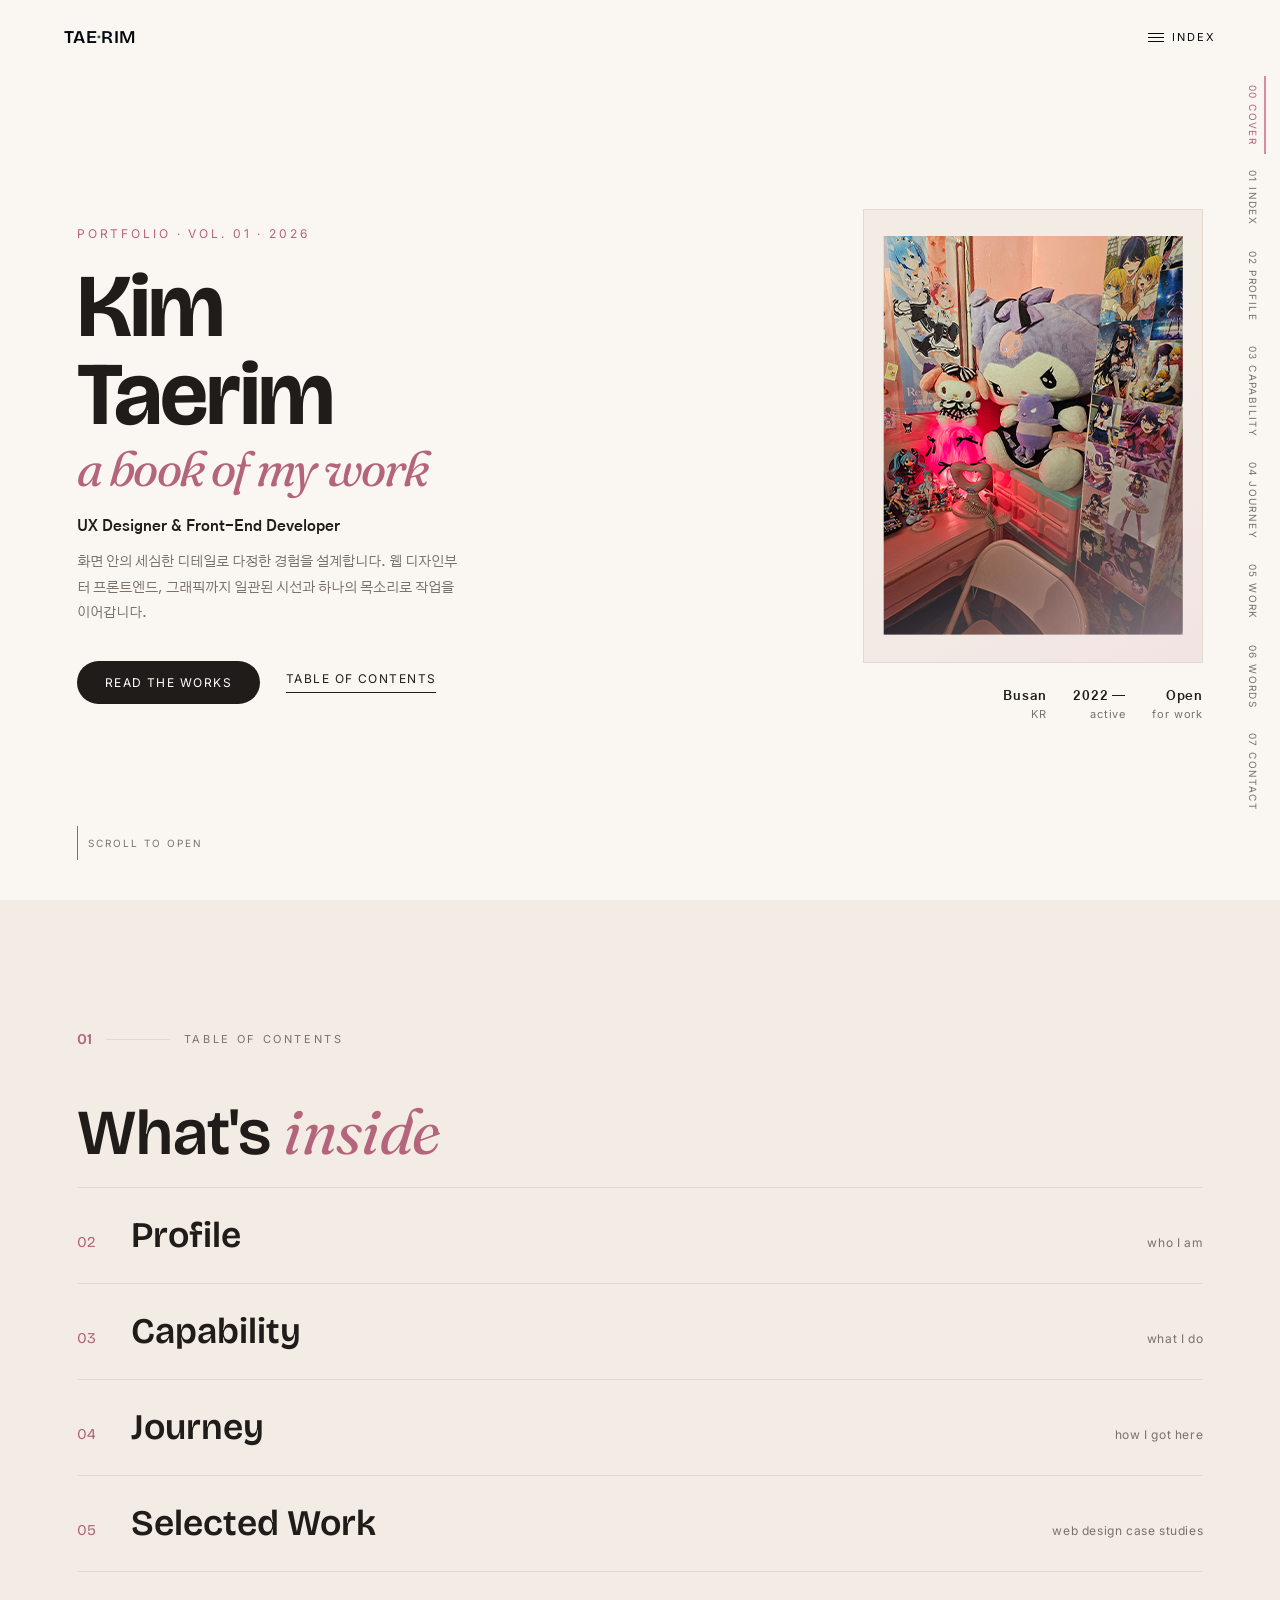
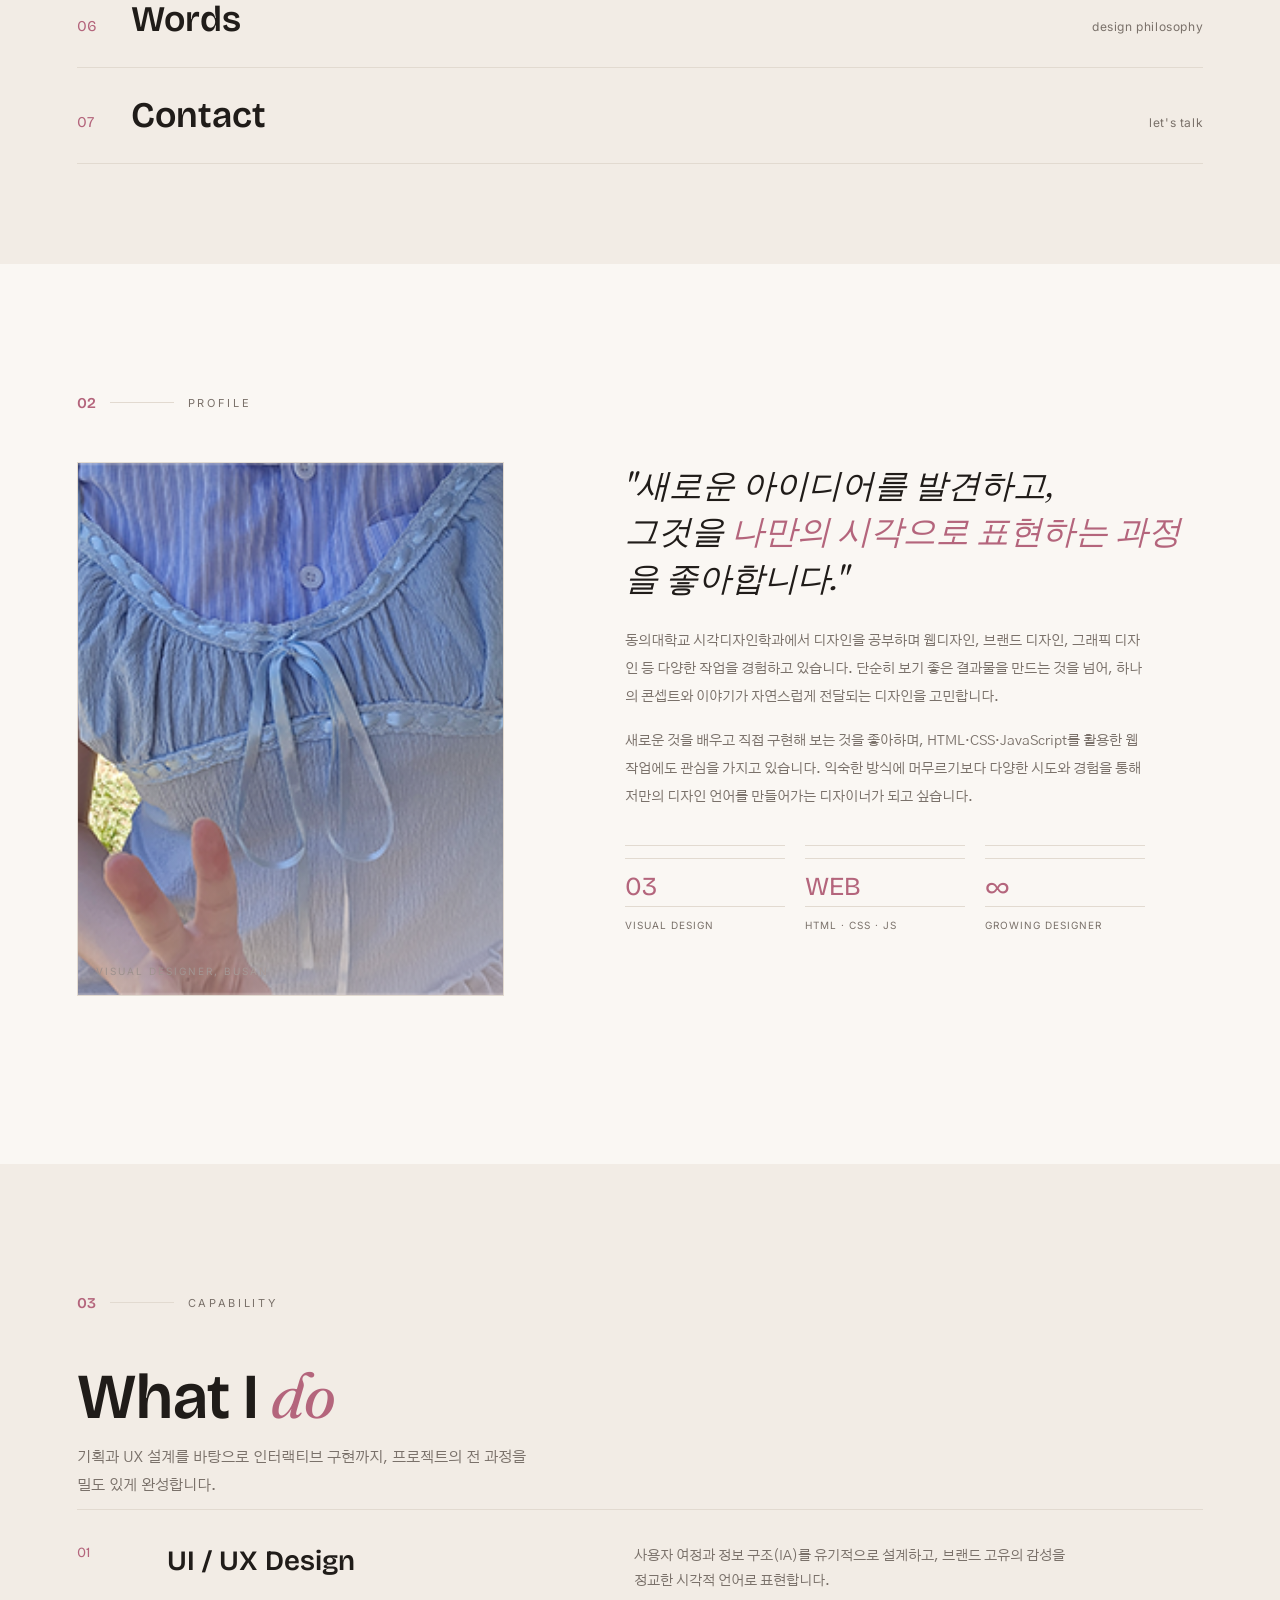
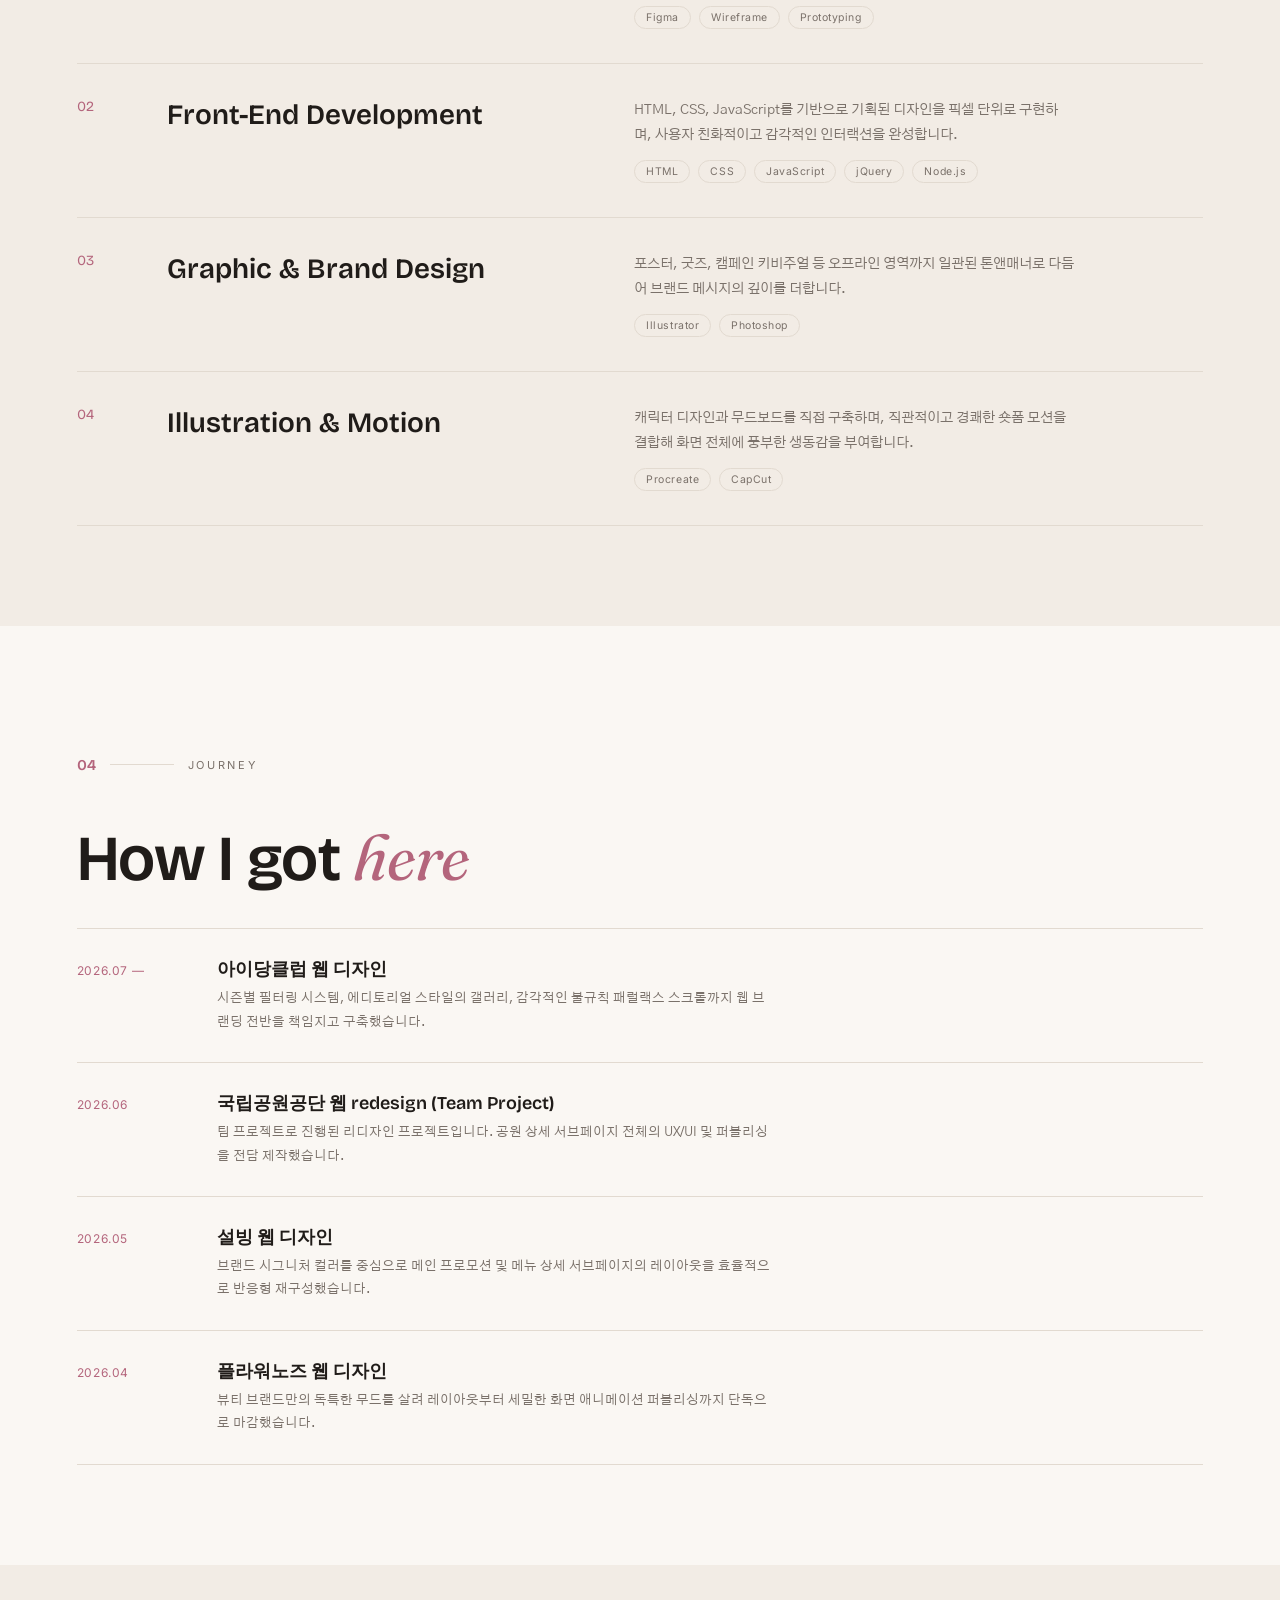
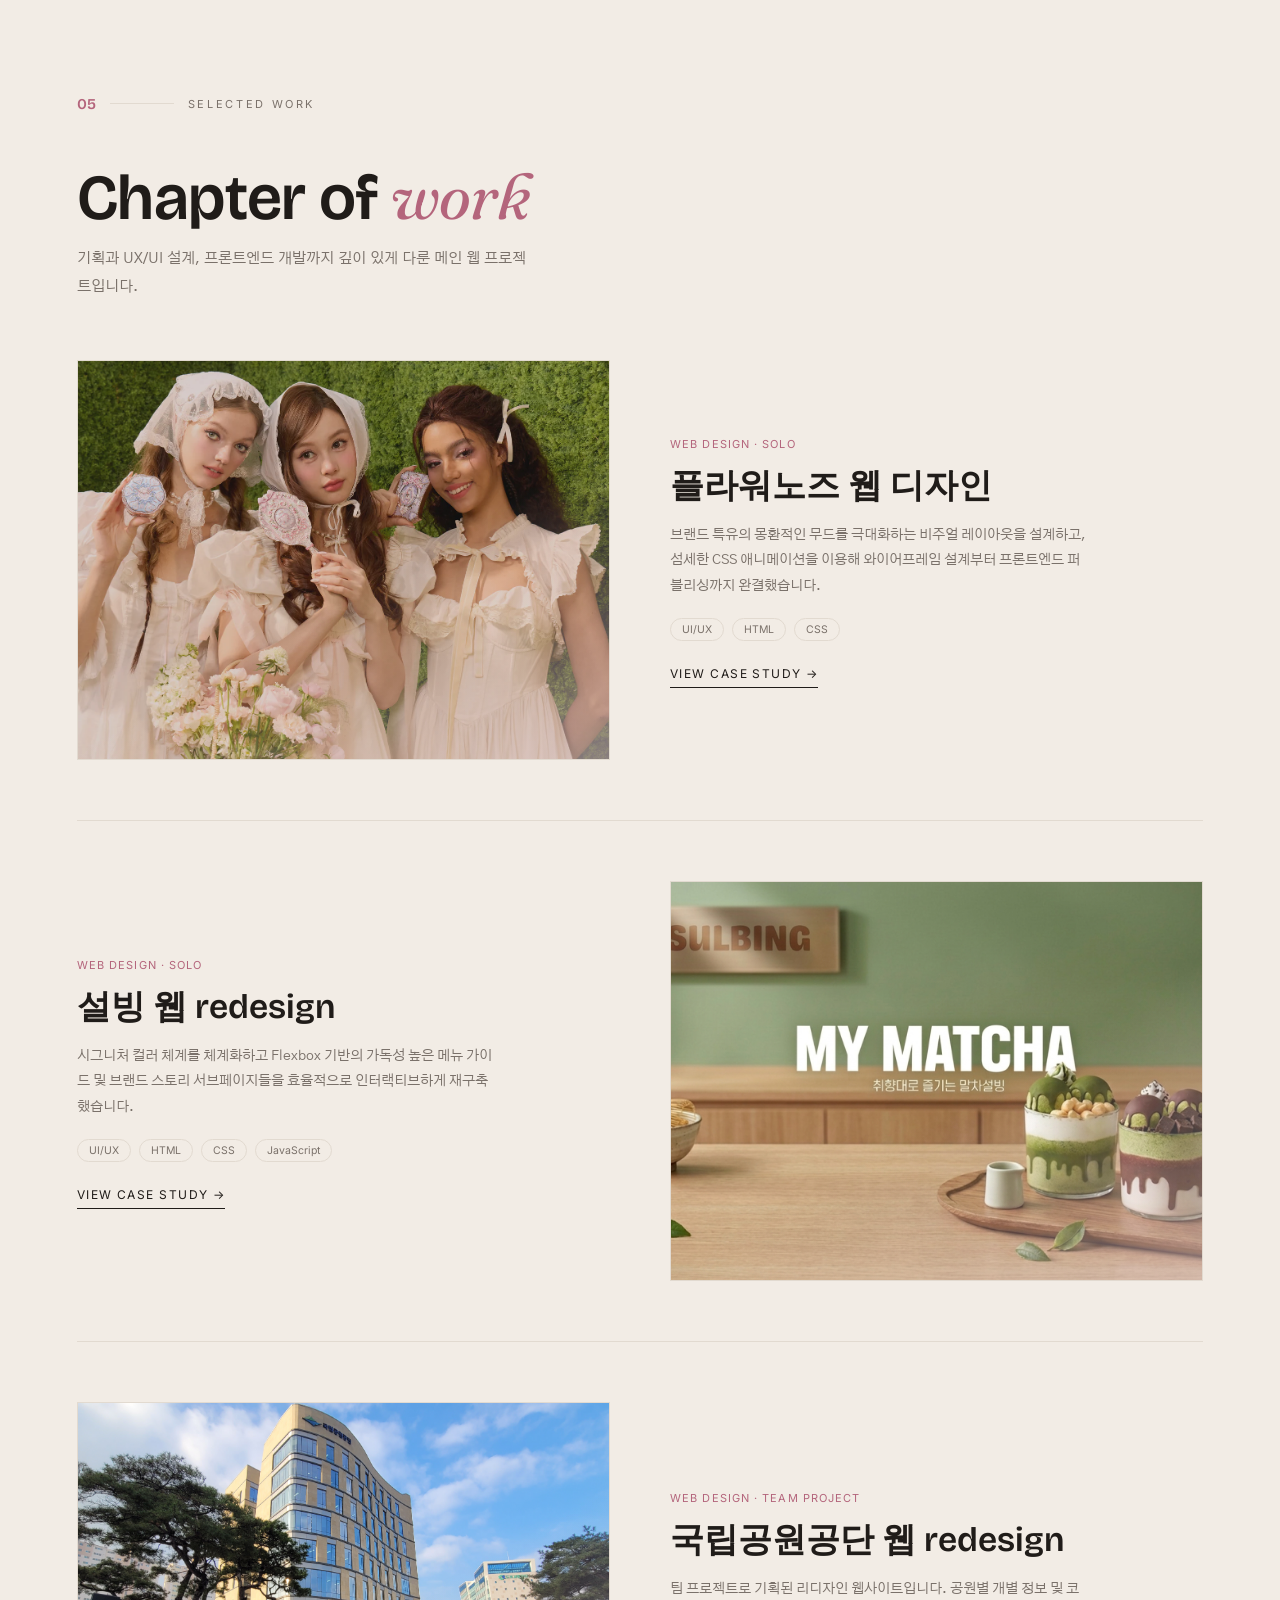
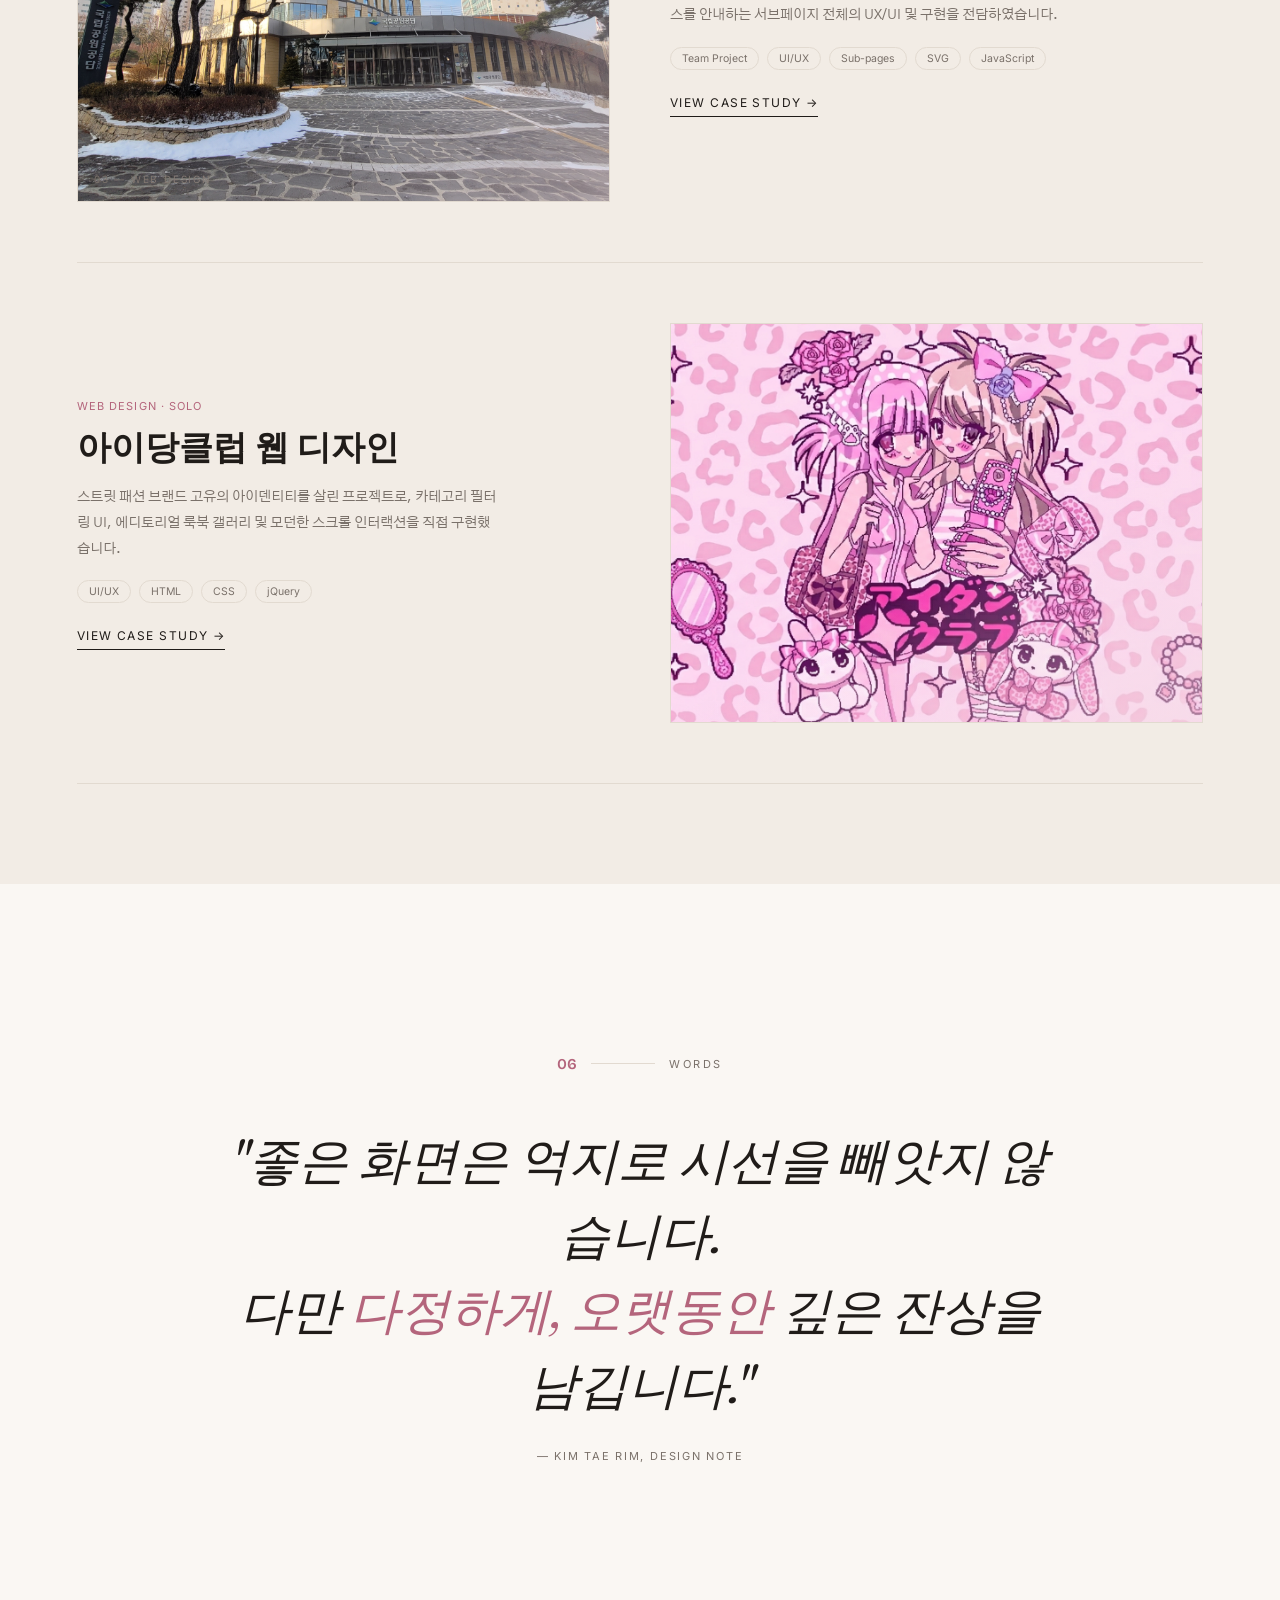
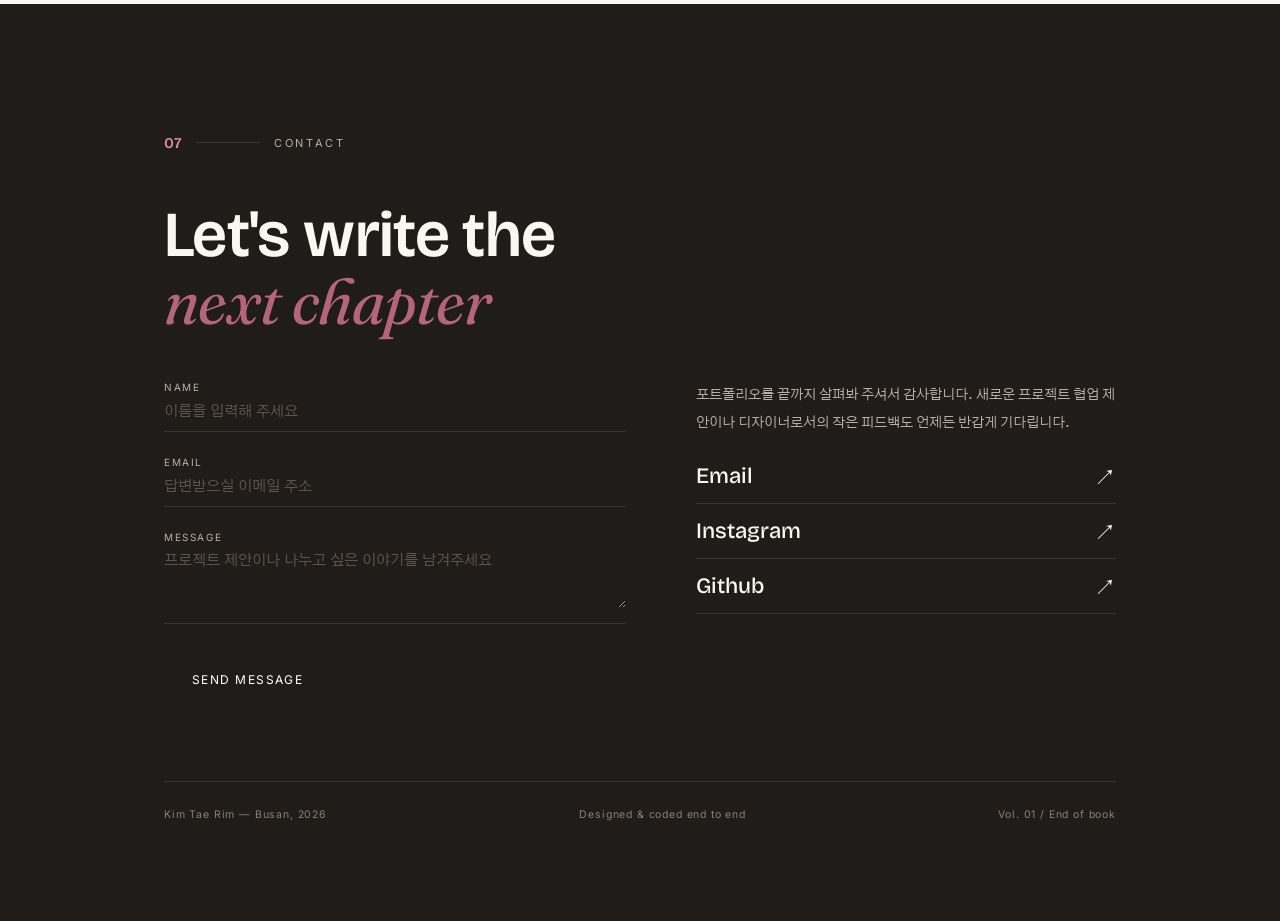
<file: index.html>
<!DOCTYPE html>
<html lang="ko">
<head>
<meta charset="UTF-8">
<meta name="viewport" content="width=device-width, initial-scale=1.0">
<title>Kim Tae Rim — Portfolio</title>
<link rel="preconnect" href="https://fonts.googleapis.com">
<link rel="preconnect" href="https://fonts.gstatic.com" crossorigin>
<link href="https://fonts.googleapis.com/css2?family=Bricolage+Grotesque:opsz,wght@12..96,400;12..96,500;12..96,600;12..96,700&family=Fraunces:ital,wght@0,400;0,500;1,400;1,500&family=Gothic+A1:wght@400;500;700;800&family=Inter:wght@300;400;500;600&display=swap" rel="stylesheet">
<link rel="stylesheet" href="css/style.css">
</head>
<body>

<header>
  <div class="mark">TAE<span>·</span>RIM</div>
  <div class="menu-toggle"><span class="bars"><span></span><span></span><span></span></span>Index</div>
</header>

<ul id="rail">
  <li class="on"><a href="#cover">00 Cover</a></li>
  <li><a href="#toc">01 Index</a></li>
  <li><a href="#profile">02 Profile</a></li>
  <li><a href="#capabilities">03 Capability</a></li>
  <li><a href="#journey">04 Journey</a></li>
  <li><a href="#works">05 Work</a></li>
  <li><a href="#words">06 Words</a></li>
  <li><a href="#contact">07 Contact</a></li>
</ul>

<!-- COVER -->
<section id="cover">
  <div class="inner cover-grid">
    <div class="cover-left">
      <span class="kicker">Portfolio · Vol. 01 · 2026</span>
      <h1>Kim<br>Taerim<em>a book of my work</em></h1>
      <p class="role">UX Designer &amp; Front-End Developer</p>
      <p class="desc">화면 안의 세심한 디테일로 다정한 경험을 설계합니다. 웹 디자인부터 프론트엔드, 그래픽까지 일관된 시선과 하나의 목소리로 작업을 이어갑니다.</p>
      <div class="cover-cta">
        <a class="btn solid" href="#works">Read the works</a>
        <a class="btn" href="#toc">Table of contents</a>
      </div>
    </div>
    <div class="spine"></div>
    <div class="cover-right">
      <div class="frame"><img src="./img/my.png" alt="Taerim"></div>
      <div class="cover-meta">
        <div><b>Busan</b>KR</div>
        <div><b>2022 —</b>active</div>
        <div><b>Open</b>for work</div>
      </div>
    </div>
  </div>
  <div class="scroll-cue"><div class="ln"></div>scroll to open</div>
</section>

<!-- TOC -->
<section id="toc">
  <div class="inner">
    <div class="chapter-label"><span class="num">01</span><span class="ln"></span><span class="txt">Table of Contents</span></div>
    <h2 class="big reveal">What's <em>inside</em></h2>
    <div class="toc-list">
      <div class="toc-row reveal" onclick="document.getElementById('profile').scrollIntoView()"><span class="tn">02</span><span class="tt">Profile</span><span class="ts">who I am</span></div>
      <div class="toc-row reveal" onclick="document.getElementById('capabilities').scrollIntoView()"><span class="tn">03</span><span class="tt">Capability</span><span class="ts">what I do</span></div>
      <div class="toc-row reveal" onclick="document.getElementById('journey').scrollIntoView()"><span class="tn">04</span><span class="tt">Journey</span><span class="ts">how I got here</span></div>
      <div class="toc-row reveal" onclick="document.getElementById('works').scrollIntoView()"><span class="tn">05</span><span class="tt">Selected Work</span><span class="ts">web design case studies</span></div>
      <div class="toc-row reveal" onclick="document.getElementById('words').scrollIntoView()"><span class="tn">06</span><span class="tt">Words</span><span class="ts">design philosophy</span></div>
      <div class="toc-row reveal" onclick="document.getElementById('contact').scrollIntoView()"><span class="tn">07</span><span class="tt">Contact</span><span class="ts">let's talk</span></div>
    </div>
  </div>
</section>

<!-- PROFILE -->
<section id="profile">
  <div class="inner">
    <div class="chapter-label"><span class="num">02</span><span class="ln"></span><span class="txt">Profile</span></div>
    <div class="profile-spread">
      <div class="profile-photo reveal-left">
        <img src="./img/profile.png" alt="Tae Rim Profile" style="width:100%; height:100%; object-fit:cover; display:block;">
        <span>Visual Designer, Busan</span>
      </div>
      <div class="spine"></div>
      <div class="profile-text">
        <p class="pull reveal">"새로운 아이디어를 발견하고,<br>그것을 <span>나만의 시각으로 표현하는 과정</span>을 좋아합니다."</p>
        
        <p class="body reveal">
          동의대학교 시각디자인학과에서 디자인을 공부하며 웹디자인, 브랜드 디자인, 그래픽 디자인 등 다양한 작업을 경험하고 있습니다. 단순히 보기 좋은 결과물을 만드는 것을 넘어, 하나의 콘셉트와 이야기가 자연스럽게 전달되는 디자인을 고민합니다.
        </p>
        
        <p class="body reveal">
          새로운 것을 배우고 직접 구현해 보는 것을 좋아하며, HTML·CSS·JavaScript를 활용한 웹 작업에도 관심을 가지고 있습니다. 익숙한 방식에 머무르기보다 다양한 시도와 경험을 통해 저만의 디자인 언어를 만들어가는 디자이너가 되고 싶습니다.
        </p>

        <div class="info-grid reveal">
          <div><div class="n">03</div><div class="l">Visual Design</div></div>
          <div><div class="n">WEB</div><div class="l">HTML · CSS · JS</div></div>
          <div><div class="n">∞</div><div class="l">Growing Designer</div></div>
        </div>
      </div>
    </div>
  </div>
</section>

<!-- CAPABILITIES -->
<section id="capabilities">
  <div class="inner">
    <div class="chapter-label"><span class="num">03</span><span class="ln"></span><span class="txt">Capability</span></div>
    <h2 class="big reveal">What I <em>do</em></h2>
    <p class="lede reveal" style="margin-top:14px;">기획과 UX 설계를 바탕으로 인터랙티브 구현까지, 프로젝트의 전 과정을 밀도 있게 완성합니다.</p>
    <div class="cap-list">
      <div class="cap-row reveal">
        <span class="cn">01</span>
        <h4>UI / UX Design</h4>
        <div><p>사용자 여정과 정보 구조(IA)를 유기적으로 설계하고, 브랜드 고유의 감성을 정교한 시각적 언어로 표현합니다.</p>
        <div class="tools"><span>Figma</span><span>Wireframe</span><span>Prototyping</span></div></div>
      </div>
      <div class="cap-row reveal">
        <span class="cn">02</span>
        <h4>Front-End Development</h4>
        <div><p>HTML, CSS, JavaScript를 기반으로 기획된 디자인을 픽셀 단위로 구현하며, 사용자 친화적이고 감각적인 인터랙션을 완성합니다.</p>
        <div class="tools"><span>HTML</span><span>CSS</span><span>JavaScript</span><span>jQuery</span><span>Node.js</span></div></div>
      </div>
      <div class="cap-row reveal">
        <span class="cn">03</span>
        <h4>Graphic &amp; Brand Design</h4>
        <div><p>포스터, 굿즈, 캠페인 키비주얼 등 오프라인 영역까지 일관된 톤앤매너로 다듬어 브랜드 메시지의 깊이를 더합니다.</p>
        <div class="tools"><span>Illustrator</span><span>Photoshop</span></div></div>
      </div>
      <div class="cap-row reveal">
        <span class="cn">04</span>
        <h4>Illustration &amp; Motion</h4>
        <div><p>캐릭터 디자인과 무드보드를 직접 구축하며, 직관적이고 경쾌한 숏폼 모션을 결합해 화면 전체에 풍부한 생동감을 부여합니다.</p>
        <div class="tools"><span>Procreate</span><span>CapCut</span></div></div>
      </div>
    </div>
  </div>
</section>

<!-- JOURNEY -->
<section id="journey">
  <div class="inner">
    <div class="chapter-label"><span class="num">04</span><span class="ln"></span><span class="txt">Journey</span></div>
    <h2 class="big reveal">How I got <em>here</em></h2>
    <div class="journey-list" style="margin-top:36px;">
      <div class="j-row reveal">
        <span class="jy">2026.07 —</span>
        <div><h5>아이당클럽 웹 디자인</h5><p>시즌별 필터링 시스템, 에디토리얼 스타일의 갤러리, 감각적인 불규칙 패럴랙스 스크롤까지 웹 브랜딩 전반을 책임지고 구축했습니다.</p></div>
      </div>
      <div class="j-row reveal">
        <span class="jy">2026.06</span>
        <div><h5>국립공원공단 웹 redesign (Team Project)</h5><p>팀 프로젝트로 진행된 리디자인 프로젝트입니다. 공원 상세 서브페이지 전체의 UX/UI 및 퍼블리싱을 전담 제작했습니다.</p></div>
      </div>
      <div class="j-row reveal">
        <span class="jy">2026.05</span>
        <div><h5>설빙 웹 디자인</h5><p>브랜드 시그니처 컬러를 중심으로 메인 프로모션 및 메뉴 상세 서브페이지의 레이아웃을 효율적으로 반응형 재구성했습니다.</p></div>
      </div>
      <div class="j-row reveal">
        <span class="jy">2026.04</span>
        <div><h5>플라워노즈 웹 디자인</h5><p>뷰티 브랜드만의 독특한 무드를 살려 레이아웃부터 세밀한 화면 애니메이션 퍼블리싱까지 단독으로 마감했습니다.</p></div>
      </div>
    </div>
  </div>
</section>

<!-- WORKS -->
<section id="works">
  <div class="inner">
    <div class="chapter-label"><span class="num">05</span><span class="ln"></span><span class="txt">Selected Work</span></div>
    <h2 class="big reveal">Chapter of <em>work</em></h2>
    <p class="lede reveal" style="margin-top:14px;">기획과 UX/UI 설계, 프론트엔드 개발까지 깊이 있게 다룬 메인 웹 프로젝트입니다.</p>

    <!-- 플라워노즈 -->
    <div class="work-spread reveal" data-cat="web">
      <div class="w-visual">
        <a href="https://taerimk3955-blip.github.io/flower/" target="_blank" rel="noopener noreferrer">
          <img src="./img/flower.png" alt="플라워노즈 웹 디자인" style="width:100%;height:100%;object-fit:cover;display:block;">
        </a>
        <div class="fold"></div>
      </div>
      <div class="w-text">
        <span class="wy">Web Design · Solo</span>
        <h3>플라워노즈 웹 디자인</h3>
        <p>브랜드 특유의 몽환적인 무드를 극대화하는 비주얼 레이아웃을 설계하고, 섬세한 CSS 애니메이션을 이용해 와이어프레임 설계부터 프론트엔드 퍼블리싱까지 완결했습니다.</p>
        <div class="tagrow"><span>UI/UX</span><span>HTML</span><span>CSS</span></div>
        <a class="btn" href="https://taerimk3955-blip.github.io/flower/" target="_blank" rel="noopener noreferrer">View case study →</a>
      </div>
    </div>

    <!-- 설빙 -->
    <div class="work-spread rev reveal" data-cat="web">
      <div class="w-visual">
        <a href="https://taerimk3955-blip.github.io/sulbing/" target="_blank" rel="noopener noreferrer">
          <img src="./img/sulbing.png" alt="설빙 웹 디자인" style="width:100%;height:100%;object-fit:cover;display:block;">
        </a>
        <div class="fold"></div>
      </div>
      <div class="w-text">
        <span class="wy">Web Design · Solo</span>
        <h3>설빙 웹 redesign</h3>
        <p>시그니처 컬러 체계를 체계화하고 Flexbox 기반의 가독성 높은 메뉴 가이드 및 브랜드 스토리 서브페이지들을 효율적으로 인터랙티브하게 재구축했습니다.</p>
        <div class="tagrow"><span>UI/UX</span><span>HTML</span><span>CSS</span><span>JavaScript</span></div>
        <a class="btn" href="https://taerimk3955-blip.github.io/sulbing/" target="_blank" rel="noopener noreferrer">View case study →</a>
      </div>
    </div>

    <!-- 국립공원공단 -->
    <div class="work-spread reveal" data-cat="web">
      <div class="w-visual">
        <a href="https://taerimk3955-blip.github.io/kn/" target="_blank" rel="noopener noreferrer">
          <img src="./img/park.jpg" alt="국립공원공단 웹 디자인" style="width:100%;height:100%;object-fit:cover;display:block;">
        </a>
        <div class="fold"></div><span>03 — Web Design</span></div>
      <div class="w-text">
        <span class="wy">Web Design · Team Project</span>
        <h3>국립공원공단 웹 redesign</h3>
        <p>팀 프로젝트로 기획된 리디자인 웹사이트입니다. 공원별 개별 정보 및 코스를 안내하는 서브페이지 전체의 UX/UI 및 구현을 전담하였습니다.</p>
        <div class="tagrow"><span>Team Project</span><span>UI/UX</span><span>Sub-pages</span><span>SVG</span><span>JavaScript</span></div>
        <a class="btn" href="https://taerimk3955-blip.github.io/kn/" target="_blank" rel="noopener noreferrer">View case study →</a>
      </div>
    </div>

    <!-- 아이당클럽 -->
    <div class="work-spread rev reveal" data-cat="web">
      <div class="w-visual">
        <a href="https://taerimk3955-blip.github.io/idangclub/" target="_blank" rel="noopener noreferrer">
          <img src="./img/idang.png" alt="아이당클럽 웹 디자인" style="width:100%;height:100%;object-fit:cover;display:block;">
        </a>
        <div class="fold"></div>
      </div>
      <div class="w-text">
        <span class="wy">Web Design · Solo</span>
        <h3>아이당클럽 웹 디자인</h3>
        <p>스트릿 패션 브랜드 고유의 아이덴티티를 살린 프로젝트로, 카테고리 필터링 UI, 에디토리얼 룩북 갤러리 및 모던한 스크롤 인터랙션을 직접 구현했습니다.</p>
        <div class="tagrow"><span>UI/UX</span><span>HTML</span><span>CSS</span><span>jQuery</span></div>
        <a class="btn" href="https://taerimk3955-blip.github.io/idangclub/" target="_blank" rel="noopener noreferrer">View case study →</a>
      </div>
    </div>
  </div>
</section>

<!-- WORDS -->
<section id="words">
  <div class="inner">
    <div class="chapter-label" style="justify-content:center;"><span class="num">06</span><span class="ln"></span><span class="txt">Words</span></div>
    <p class="quote reveal">"좋은 화면은 억지로 시선을 빼앗지 않습니다.<br>다만 <span>다정하게, 오랫동안</span> 깊은 잔상을 남깁니다."</p>
    <p class="attrib reveal">— Kim Tae Rim, design note</p>
  </div>
</section>

<!-- CONTACT -->
<section id="contact">
  <div class="inner">
    <div class="chapter-label"><span class="num">07</span><span class="ln"></span><span class="txt">Contact</span></div>
    <h2 class="big reveal">Let's write the<br><em>next chapter</em></h2>
    <div class="contact-grid">
      <div class="contact-form reveal">
        <div class="field"><label>Name</label><input type="text" placeholder="이름을 입력해 주세요"></div>
        <div class="field"><label>Email</label><input type="email" placeholder="답변받으실 이메일 주소"></div>
        <div class="field"><label>Message</label><textarea rows="3" placeholder="프로젝트 제안이나 나누고 싶은 이야기를 남겨주세요"></textarea></div>
        <a class="btn solid" href="#" onclick="return false;" style="margin-top:10px;">Send message</a>
      </div>
      <div class="contact-side reveal">
        <p>포트폴리오를 끝까지 살펴봐 주셔서 감사합니다. 새로운 프로젝트 협업 제안이나 디자이너로서의 작은 피드백도 언제든 반갑게 기다립니다.</p>
        <div class="contact-links">
          <a href="mailto:hello@ksj.com">Email <span>↗</span></a>
          <a href="#" onclick="return false;">Instagram <span>↗</span></a>
          <a href="#" onclick="return false;">Github <span>↗</span></a>
        </div>
      </div>
    </div>
    <div class="colophon">
      <span>Kim Tae Rim — Busan, 2026</span>
      <span>Designed &amp; coded end to end</span>
      <span>Vol. 01 / End of book</span>
    </div>
  </div>
</section>

<script src="js/script.js"></script>
</body>
</html>
</file>
<file: css/style.css>
:root{
    --bg:#FAF7F3;
    --page:#F2ECE5;
    --ink:#201C19;
    --ink-soft:#7A716A;
    --line:#E2DAD0;
    --rose:#D98CA0;
    --rose-deep:#B4657C;
    --rose-pale:#F3DEE3;
    --radius:4px;
    --font-display:'Bricolage Grotesque', sans-serif;
    --font-serif:'Fraunces', serif;
    --font-kr:'Gothic A1', sans-serif;
    --font-en:'Inter', sans-serif;
  }
  *{margin:0;padding:0;box-sizing:border-box;}
  html{scroll-behavior:smooth;}
  body{font-family:var(--font-kr); background:var(--bg); color:var(--ink); overflow-x:hidden;}
  ul,li{list-style:none;}
  a{text-decoration:none;color:inherit;}
  ::selection{background:var(--rose-pale); color:var(--rose-deep);}
  ::-webkit-scrollbar{width:7px;}
  ::-webkit-scrollbar-track{background:var(--bg);}
  ::-webkit-scrollbar-thumb{background:var(--rose); border-radius:10px;}

  /* --- header --- */
  header{
    position:fixed; top:0; left:0; width:100%; z-index:600;
    display:flex; align-items:center; justify-content:space-between;
    padding:26px 5%; mix-blend-mode:difference;
  }
  .mark{font-family:var(--font-display); font-weight:600; font-size:18px; color:#fff; letter-spacing:.02em;}
  .mark span{color:var(--rose);}
  .menu-toggle{
    font-family:var(--font-en); font-size:11px; letter-spacing:.18em; text-transform:uppercase; color:#fff;
    display:flex; align-items:center; gap:8px; cursor:pointer;
  }
  .menu-toggle .bars{display:flex; flex-direction:column; gap:3px;}
  .menu-toggle .bars span{width:16px; height:1px; background:#fff;}

  /* --- chapter rail --- */
  #rail{
    position:fixed; right:0; top:0; height:100vh; z-index:550;
    display:flex; flex-direction:column; align-items:center; justify-content:center; gap:2px;
    padding-right:14px;
  }
  #rail a{
    writing-mode:vertical-rl; font-family:var(--font-en); font-size:10px; letter-spacing:.14em;
    text-transform:uppercase; color:var(--ink-soft); padding:9px 5px; border-right:2px solid transparent;
    transition:.3s;
  }
  #rail li.on a{color:var(--rose-deep); border-right-color:var(--rose);}
  #rail a:hover{color:var(--rose-deep);}

  @media(max-width:900px){ #rail{display:none;} header{mix-blend-mode:normal; background:var(--bg); border-bottom:1px solid var(--line);} .mark{color:var(--ink);} .menu-toggle{color:var(--ink);} .menu-toggle .bars span{background:var(--ink);} }

  /* --- section shell --- */
  section{position:relative; width:100%; min-height:100vh; padding:130px 6% 100px;}
  .inner{max-width:1240px; margin:0 auto; position:relative;}
  .chapter-label{
    display:flex; align-items:center; gap:14px; margin-bottom:50px;
  }
  .chapter-label .num{font-family:var(--font-display); font-size:15px; color:var(--rose-deep); font-weight:600;}
  .chapter-label .ln{flex:1; max-width:64px; height:1px; background:var(--line);}
  .chapter-label .txt{font-family:var(--font-en); font-size:11px; letter-spacing:.24em; text-transform:uppercase; color:var(--ink-soft);}
  .pagefoot{
    position:absolute; bottom:36px; left:0; width:100%; text-align:center;
    font-family:var(--font-en); font-size:10px; letter-spacing:.3em; color:var(--ink-soft); text-transform:uppercase;
  }

  h2.big{font-family:var(--font-display); font-weight:600; font-size:clamp(38px,5vw,68px); line-height:1.04; letter-spacing:-.01em;}
  h2.big em{font-family:var(--font-serif); font-style:italic; font-weight:400; color:var(--rose-deep);}
  p.lede{font-family:var(--font-kr); font-size:14.5px; line-height:1.9; color:var(--ink-soft); max-width:460px;}

  .btn{
    font-family:var(--font-en); font-size:12px; letter-spacing:.12em; text-transform:uppercase;
    display:inline-flex; align-items:center; gap:10px; padding-bottom:6px; border-bottom:1px solid var(--ink);
    transition:.3s;
  }
  .btn:hover{border-color:var(--rose); color:var(--rose-deep); gap:16px;}
  .btn.solid{
    border:none; background:var(--ink); color:#fff; padding:14px 28px; border-radius:100px;
  }
  .btn.solid:hover{background:var(--rose-deep); color:#fff; gap:10px;}

  .reveal{opacity:0; transform:translateY(30px); transition:opacity .9s cubic-bezier(.2,.7,.2,1), transform .9s cubic-bezier(.2,.7,.2,1);}
  .reveal.show{opacity:1; transform:translateY(0);}
  .reveal-left{opacity:0; transform:translateX(-24px);}
  .reveal-left.show{opacity:1; transform:translateX(0); transition:opacity .9s ease, transform .9s ease;}

  /* --- COVER --- */
  #cover{display:flex; align-items:center; background:var(--bg);}
  .cover-grid{display:grid; grid-template-columns:1fr 1px 1fr; gap:60px; align-items:center; width:100%;}
  .spine{height:70%; background:var(--line); justify-self:center; align-self:center;}
  .cover-left{padding-right:20px;}
  .cover-left .kicker{font-family:var(--font-en); font-size:12px; letter-spacing:.24em; text-transform:uppercase; color:var(--rose-deep); margin-bottom:22px; display:block;}
  .cover-left h1{font-family:var(--font-display); font-weight:700; font-size:clamp(52px,7vw,104px); line-height:.98; letter-spacing:-.02em;}
  .cover-left h1 em{font-family:var(--font-serif); font-style:italic; font-weight:400; color:var(--rose-deep); display:block; font-size:.55em; margin-top:6px;}
  .cover-left .role{font-family:var(--font-kr); font-weight:700; font-size:15px; margin-top:24px; color:var(--ink);}
  .cover-left .desc{margin-top:14px; font-size:13.5px; line-height:1.9; color:var(--ink-soft); max-width:380px;}
  .cover-cta{margin-top:34px; display:flex; align-items:center; gap:26px;}

  .cover-right{display:flex; flex-direction:column; gap:26px; align-items:flex-end; text-align:right;}
  .cover-right .frame{
    width:100%; max-width:340px; aspect-ratio:3/4; background:var(--page); border:1px solid var(--line);
    display:flex; align-items:center; justify-content:center; position:relative; overflow:hidden;
  }
  .cover-right .frame::before{content:''; position:absolute; inset:0; background:linear-gradient(150deg, transparent 55%, var(--rose-pale) 130%);}
  .cover-right .frame span{font-family:var(--font-serif); font-style:italic; font-size:20px; color:var(--ink-soft); position:relative;}
  .cover-meta{display:flex; gap:26px; font-family:var(--font-en); font-size:11px; letter-spacing:.08em; color:var(--ink-soft);}
  .cover-meta b{color:var(--ink); display:block; font-family:var(--font-kr); font-size:13px; margin-bottom:2px;}
  .scroll-cue{position:absolute; left:6%; bottom:40px; display:flex; align-items:center; gap:10px; font-family:var(--font-en); font-size:10px; letter-spacing:.2em; text-transform:uppercase; color:var(--ink-soft);}
  .scroll-cue .ln{width:1px; height:34px; background:var(--ink-soft); animation:pulse 2s infinite;}
  @keyframes pulse{0%,100%{opacity:.3;} 50%{opacity:1;}}

  /* --- INDEX / TOC --- */
  #toc{background:var(--page);}
  .toc-list{margin-top:20px;}
  .toc-row{
    display:flex; align-items:baseline; gap:18px; padding:26px 0; border-bottom:1px solid var(--line);
    cursor:pointer; transition:.3s;
  }
  .toc-row:first-child{border-top:1px solid var(--line);}
  .toc-row .tn{font-family:var(--font-display); font-size:15px; color:var(--rose-deep); width:36px; flex:none;}
  .toc-row .tt{font-family:var(--font-display); font-weight:600; font-size:clamp(22px,3vw,36px); flex:1; transition:.3s;}
  .toc-row .ts{font-family:var(--font-en); font-size:12px; color:var(--ink-soft); letter-spacing:.05em;}
  .toc-row:hover .tt{color:var(--rose-deep); transform:translateX(10px);}
  .toc-row:hover{border-color:var(--rose);}

  /* --- PROFILE --- */
  #profile{background:var(--bg);}
  .profile-spread{display:grid; grid-template-columns:0.85fr 1px 1.15fr; gap:60px; align-items:start;}
  .profile-photo{
    aspect-ratio:4/5; background:var(--page); border:1px solid var(--line); position:relative; overflow:hidden;
  }
  .profile-photo::after{content:''; position:absolute; inset:0; background:linear-gradient(160deg, transparent 50%, var(--rose-pale) 140%);}
  .profile-photo span{position:absolute; bottom:18px; left:18px; font-family:var(--font-en); font-size:10px; letter-spacing:.2em; text-transform:uppercase; color:var(--ink-soft);}
  .profile-text .pull{font-family:var(--font-serif); font-style:italic; font-size:clamp(24px,2.6vw,34px); line-height:1.4; color:var(--ink); margin-bottom:26px;}
  .profile-text .pull span{color:var(--rose-deep);}
  .profile-text p.body{font-size:14px; line-height:2; color:var(--ink-soft); margin-bottom:16px; max-width:520px;}
  .info-grid{display:grid; grid-template-columns:repeat(3,1fr); gap:20px; margin-top:34px; max-width:520px;}
  .info-grid div{border-top:1px solid var(--line); padding-top:12px;}
  .info-grid .n{font-family:var(--font-display); font-size:26px; color:var(--rose-deep);}
  .info-grid .l{font-family:var(--font-en); font-size:10px; letter-spacing:.1em; text-transform:uppercase; color:var(--ink-soft); margin-top:4px;}

  /* --- CAPABILITIES --- */
  #capabilities{background:var(--page);}
  .cap-list{margin-top:10px;}
  .cap-row{
    display:grid; grid-template-columns:60px 1fr 1.3fr; gap:30px; padding:34px 0; border-bottom:1px solid var(--line);
    align-items:start;
  }
  .cap-row:first-child{border-top:1px solid var(--line);}
  .cap-row .cn{font-family:var(--font-display); font-size:14px; color:var(--rose-deep);}
  .cap-row h4{font-family:var(--font-display); font-weight:600; font-size:clamp(20px,2.4vw,28px);}
  .cap-row p{font-size:13.5px; line-height:1.85; color:var(--ink-soft); max-width:440px;}
  .cap-row .tools{display:flex; flex-wrap:wrap; gap:8px; margin-top:12px;}
  .cap-row .tools span{font-family:var(--font-en); font-size:10.5px; letter-spacing:.05em; color:var(--ink-soft); border:1px solid var(--line); border-radius:100px; padding:4px 11px;}

  /* --- JOURNEY --- */
  #journey{background:var(--bg);}
  .journey-list{margin-top:10px; position:relative;}
  .j-row{display:grid; grid-template-columns:110px 1fr; gap:30px; padding:28px 0; border-bottom:1px solid var(--line); align-items:baseline;}
  .j-row:first-child{border-top:1px solid var(--line);}
  .j-row .jy{font-family:var(--font-en); font-size:12px; letter-spacing:.05em; color:var(--rose-deep);}
  .j-row h5{font-family:var(--font-display); font-weight:600; font-size:18px; margin-bottom:6px;}
  .j-row p{font-size:13px; line-height:1.8; color:var(--ink-soft); max-width:560px;}

  /* --- WORKS --- */
  #works{background:var(--page);}
  .filter-row{display:flex; gap:26px; margin:6px 0 50px; flex-wrap:wrap;}
  .filter-row button{
    font-family:var(--font-en); font-size:11.5px; letter-spacing:.14em; text-transform:uppercase; color:var(--ink-soft);
    background:none; border:none; cursor:pointer; padding-bottom:6px; border-bottom:1px solid transparent; transition:.25s;
  }
  .filter-row button.active, .filter-row button:hover{color:var(--ink); border-color:var(--rose);}

  .work-spread{display:grid; grid-template-columns:1fr 1fr; gap:60px; align-items:center; padding:60px 0; border-bottom:1px solid var(--line);}
  .work-spread:first-of-type{border-top:1px solid var(--line);}
  .work-spread.rev .w-visual{order:2;}
  .work-spread.rev .w-text{order:1;}
  .w-visual{position:relative; aspect-ratio:4/3; background:var(--bg); border:1px solid var(--line); overflow:hidden;}
  .w-visual::after{content:''; position:absolute; inset:0; background:linear-gradient(150deg, transparent 55%, var(--rose-pale) 140%); transition:.4s;}
  .w-visual .fold{position:absolute; top:0; right:0; width:0; height:0; border-style:solid; border-width:0 0 0 0; border-color:transparent transparent var(--rose) transparent; transition:.35s;}
  .work-spread:hover .fold{border-width:0 34px 34px 0;}
  .w-visual span{position:absolute; bottom:16px; left:16px; font-family:var(--font-en); font-size:10px; letter-spacing:.18em; text-transform:uppercase; color:var(--ink-soft);}
  .w-text .wy{font-family:var(--font-en); font-size:11px; letter-spacing:.1em; color:var(--rose-deep); text-transform:uppercase;}
  .w-text h3{font-family:var(--font-display); font-weight:600; font-size:clamp(24px,2.8vw,34px); margin:10px 0 14px;}
  .w-text p{font-size:13.5px; line-height:1.9; color:var(--ink-soft); max-width:420px; margin-bottom:18px;}
  .w-text .tagrow{display:flex; flex-wrap:wrap; gap:8px; margin-bottom:22px;}
  .w-text .tagrow span{font-family:var(--font-en); font-size:10.5px; color:var(--ink-soft); border:1px solid var(--line); border-radius:100px; padding:4px 11px;}
  .work-spread[data-cat]{transition:.5s;}
  .work-spread.hidden{display:none;}

  /* --- WORDS / PHILOSOPHY --- */
  #words{background:var(--bg); display:flex; align-items:center; justify-content:center; text-align:center; min-height:80vh;}
  #words .quote{font-family:var(--font-serif); font-style:italic; font-size:clamp(28px,4vw,50px); line-height:1.5; max-width:820px; color:var(--ink);}
  #words .quote span{color:var(--rose-deep);}
  #words .attrib{margin-top:26px; font-family:var(--font-en); font-size:11px; letter-spacing:.16em; text-transform:uppercase; color:var(--ink-soft);}

  /* --- CONTACT --- */
  #contact{background:var(--ink); color:var(--bg); min-height:90vh; display:flex; flex-direction:column; justify-content:center;}
  #contact .chapter-label .txt{color:#B8AFA8;}
  #contact .chapter-label .ln{background:#3A342F;}
  #contact .chapter-label .num{color:var(--rose);}
  #contact h2.big{color:var(--bg);}
  .contact-grid{display:grid; grid-template-columns:1.1fr 1fr; gap:70px; align-items:start; margin-top:44px;}
  .contact-form .field{margin-bottom:24px; border-bottom:1px solid #3A342F; padding-bottom:10px;}
  .contact-form .field label{font-family:var(--font-en); font-size:10px; letter-spacing:.16em; text-transform:uppercase; color:#B8AFA8; display:block; margin-bottom:8px;}
  .contact-form input, .contact-form textarea{
    width:100%; background:transparent; border:none; color:var(--bg); font-family:var(--font-kr); font-size:15px;
  }
  .contact-form input::placeholder, .contact-form textarea::placeholder{color:#5C554F;}
  .contact-form input:focus, .contact-form textarea:focus{outline:none;}
  .contact-side p{font-size:14px; line-height:2; color:#B8AFA8; margin-bottom:26px; max-width:420px;}
  .contact-links{display:flex; flex-direction:column; gap:14px;}
  .contact-links a{font-family:var(--font-display); font-size:22px; font-weight:500; color:var(--bg); border-bottom:1px solid #3A342F; padding-bottom:10px; display:inline-flex; justify-content:space-between; transition:.3s;}
  .contact-links a:hover{color:var(--rose); border-color:var(--rose);}
  .colophon{
    margin-top:80px; padding-top:26px; border-top:1px solid #3A342F; display:flex; justify-content:space-between; flex-wrap:wrap; gap:10px;
    font-family:var(--font-en); font-size:10.5px; letter-spacing:.08em; color:#8A8178;
  }

  @media(max-width:900px){
    .cover-grid, .profile-spread, .work-spread, .contact-grid{grid-template-columns:1fr;}
    .spine{display:none;}
    .cover-right{align-items:flex-start; text-align:left;}
    .work-spread.rev .w-visual, .work-spread.rev .w-text{order:0;}
    .cap-row{grid-template-columns:1fr;}
    .info-grid{grid-template-columns:repeat(3,1fr);}
    section{padding:110px 6% 80px;}
  }
</file>
